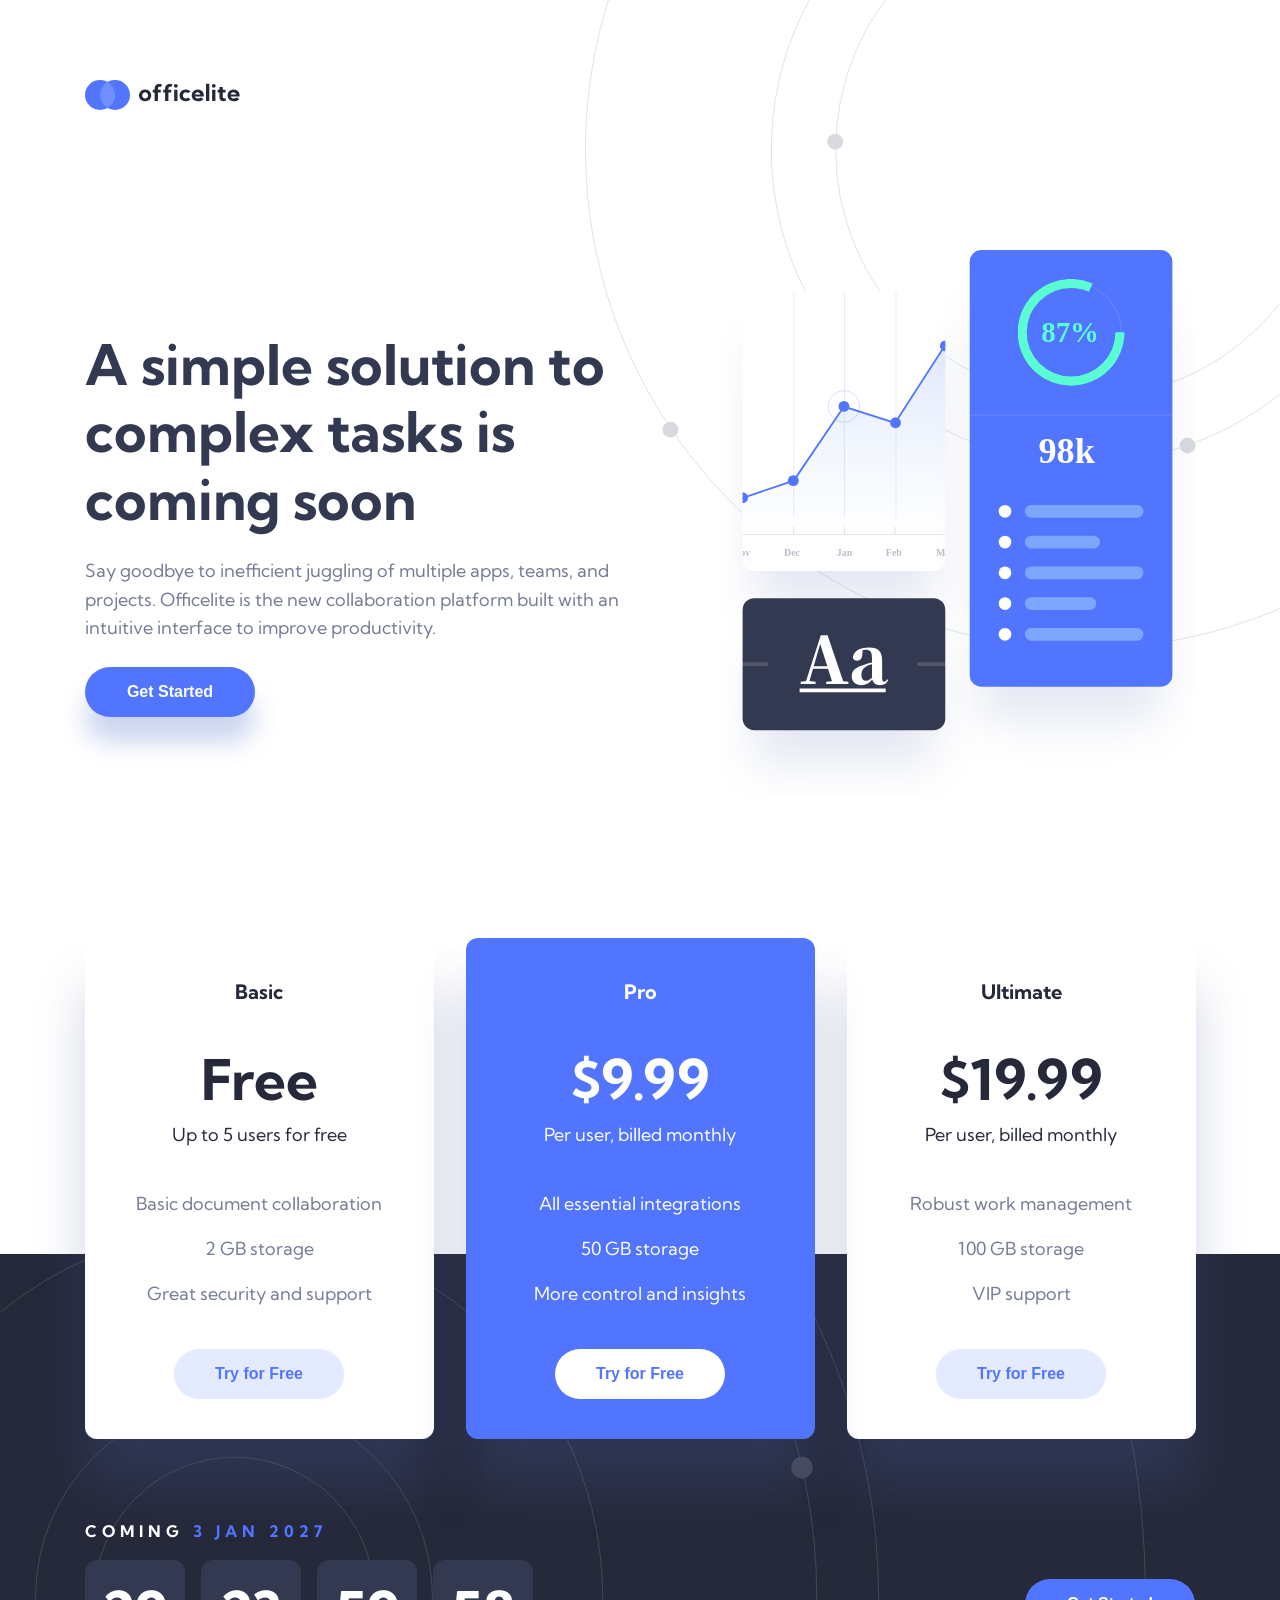
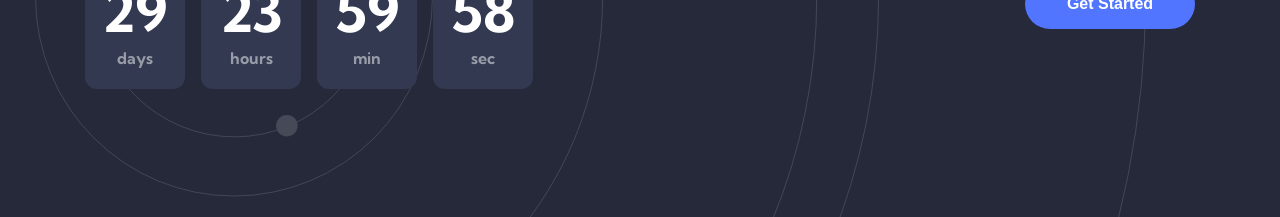
<file: index.html>
<!doctype html>
<html lang="en">
  <head>
    <meta charset="UTF-8" />
    <meta name="viewport" content="width=device-width, initial-scale=1.0" />

    <link
      rel="icon"
      type="image/png"
      sizes="32x32"
      href="./assets/favicon-32x32.png"
    />

    <link rel="preconnect" href="https://fonts.googleapis.com" />
    <link rel="preconnect" href="https://fonts.gstatic.com" crossorigin />
    <link
      href="https://fonts.googleapis.com/css2?family=Kumbh+Sans:wght,YOPQ@100..900,300&family=Red+Hat+Display:ital,wght@0,300..900;1,300..900&display=swap"
      rel="stylesheet"
    />

    <link rel="stylesheet" href="style.css" />

    <title>Frontend Mentor | Officelite coming soon site</title>
  </head>
  <body>
    <div class="container">
      <header>
        <nav>
          <img
            src="./assets/shared/logo.svg"
            alt="Officelite logo"
            class="logo-img"
          />
        </nav>

        <div class="header-content">
          <img
            src="./assets/home/illustration-charts.svg"
            alt="Charts"
            class="charts-img"
          />

          <div class="header-content-text">
            <h1 class="text-preset-1-tablet">
              A simple solution to complex tasks is coming soon
            </h1>
            <p class="text-preset-4">
              Say goodbye to inefficient juggling of multiple apps, teams, and
              projects. Officelite is the new collaboration platform built with
              an intuitive interface to improve productivity.
            </p>
            <button
              class="primary-button text-preset-5"
              onclick="window.location.href = 'sign-up.html'"
            >
              Get Started
            </button>
          </div>
        </div>
      </header>
      <div class="pricing-section">
        <main>
          <div class="plan-card white-plan-card">
            <div class="plan-card-pricing">
              <h4 class="text-preset-2">Basic</h4>
              <h2 class="text-preset-1">Free</h2>
              <h5 class="text-preset-4">Up to 5 users for free</h5>
            </div>
            <div class="plan-card-features">
              <p class="text-preset-4">Basic document collaboration</p>
              <p class="text-preset-4">2 GB storage</p>
              <p class="text-preset-4">Great security and support</p>
            </div>
            <button
              class="secondary-button text-preset-5"
              onclick="window.location.href = 'sign-up.html'"
            >
              Try for Free
            </button>
          </div>

          <div class="plan-card blue-plan-card">
            <div class="plan-card-pricing">
              <h4 class="text-preset-2">Pro</h4>
              <h2 class="text-preset-1">$9.99</h2>
              <h5 class="text-preset-4">Per user, billed monthly</h5>
            </div>
            <div class="plan-card-features">
              <p class="text-preset-4">All essential integrations</p>
              <p class="text-preset-4">50 GB storage</p>
              <p class="text-preset-4">More control and insights</p>
            </div>
            <button
              class="white-button text-preset-5"
              onclick="window.location.href = 'sign-up.html'"
            >
              Try for Free
            </button>
          </div>

          <div class="plan-card white-plan-card">
            <div class="plan-card-pricing">
              <h4 class="text-preset-2">Ultimate</h4>
              <h2 class="text-preset-1">$19.99</h2>
              <h5 class="text-preset-4">Per user, billed monthly</h5>
            </div>
            <div class="plan-card-features">
              <p class="text-preset-4">Robust work management</p>
              <p class="text-preset-4">100 GB storage</p>
              <p class="text-preset-4">VIP support</p>
            </div>
            <button
              class="secondary-button text-preset-5"
              onclick="window.location.href = 'sign-up.html'"
            >
              Try for Free
            </button>
          </div>
        </main>
        <footer>
          <h6 class="coming-date text-preset-6">
            Coming <span class="blue-text" id="target-date">4 Nov 2020</span>
          </h6>

          <div class="date-container">
            <div class="date-card">
              <p class="text-preset-1-tablet date-number" id="days">47</p>
              <p class="date-word text-preset-5">days</p>
            </div>
            <div class="date-card">
              <p class="date-number text-preset-1-tablet" id="hours">07</p>
              <p class="date-word text-preset-5">hours</p>
            </div>
            <div class="date-card">
              <p class="date-number text-preset-1-tablet" id="minutes">56</p>
              <p class="date-word text-preset-5">min</p>
            </div>
            <div class="date-card">
              <p class="date-number text-preset-1-tablet" id="seconds">14</p>
              <p class="date-word text-preset-5">sec</p>
            </div>
          </div>
          <button
            class="primary-button text-preset-5"
            onclick="window.location.href = 'sign-up.html'"
          >
            Get Started
          </button>
        </footer>
      </div>
    </div>

    <script src="script.js"></script>
  </body>
</html>
</file>
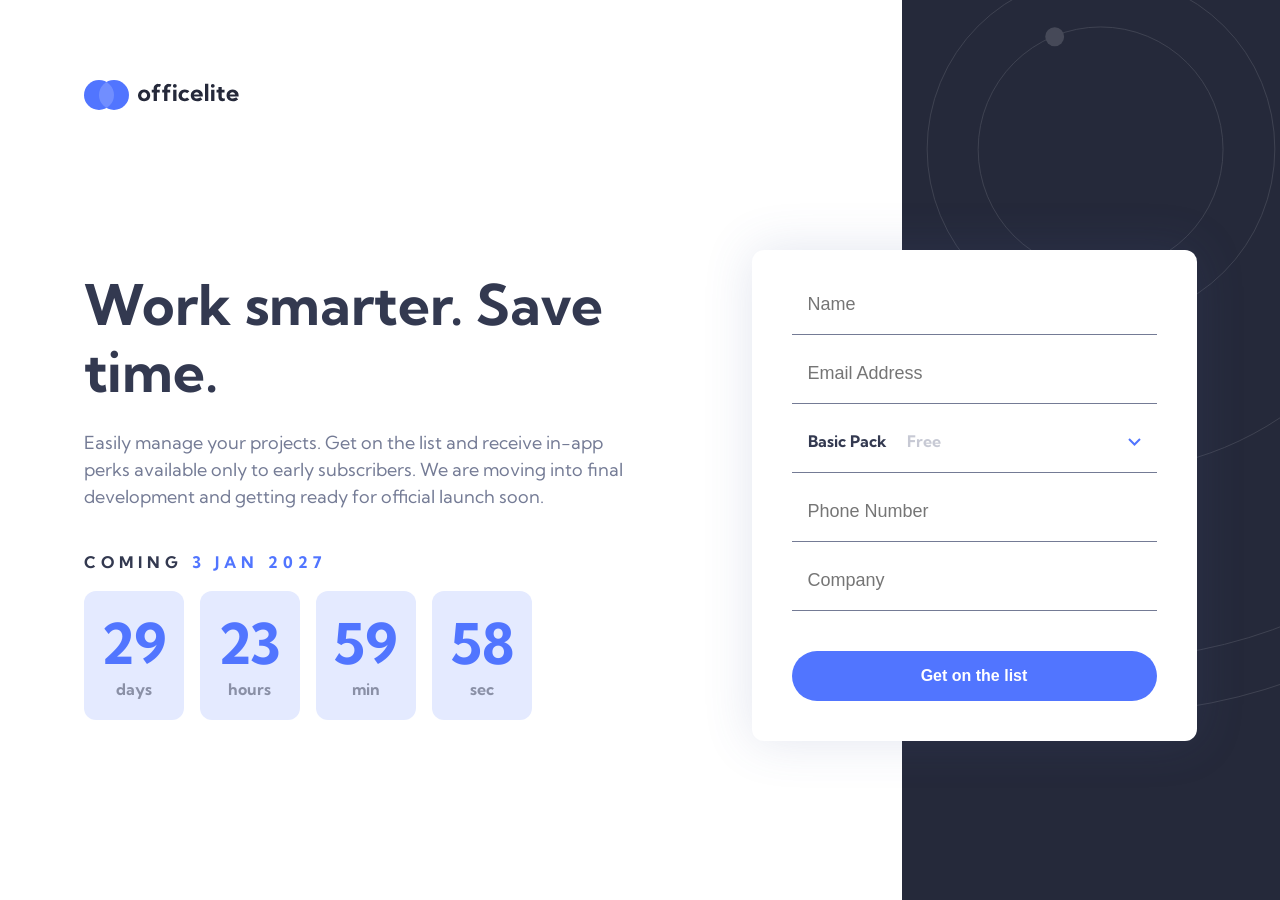
<file: sign-up.html>
<!doctype html>
<html lang="en">
  <head>
    <meta charset="UTF-8" />
    <meta name="viewport" content="width=device-width, initial-scale=1.0" />

    <link
      rel="icon"
      type="image/png"
      sizes="32x32"
      href="./assets/favicon-32x32.png"
    />

    <link rel="preconnect" href="https://fonts.googleapis.com" />
    <link rel="preconnect" href="https://fonts.gstatic.com" crossorigin />
    <link
      href="https://fonts.googleapis.com/css2?family=Kumbh+Sans:wght,YOPQ@100..900,300&family=Red+Hat+Display:ital,wght@0,300..900;1,300..900&display=swap"
      rel="stylesheet"
    />

    <link rel="stylesheet" href="style.css" />

    <title>Frontend Mentor | Officelite coming soon site</title>
  </head>
  <body>
    <div class="container-su">
      <nav>
        <img
          src="./assets/shared/logo.svg"
          alt="Officelite logo"
          class="logo-img"
        />
      </nav>

      <main class="main-su">
        <div class="header-content hc-su">
          <h1 class="text-preset-1-tablet">Work smarter. Save time.</h1>

          <p class="text-preset-3">
            Easily manage your projects. Get on the list and receive in-app
            perks available only to early subscribers. We are moving into final
            development and getting ready for official launch soon.
          </p>
        </div>

        <h6 class="coming-date-su text-preset-6">
          Coming <span class="blue-text" id="target-date">4 Nov 2020</span>
        </h6>

        <div class="date-container dc-white">
          <div class="date-card date-card-su">
            <p class="date-number text-preset-1-tablet" id="days">47</p>
            <p class="date-word text-preset-5">days</p>
          </div>
          <div class="date-card date-card-su">
            <p class="date-number text-preset-1-tablet" id="hours">07</p>
            <p class="date-word text-preset-5">hours</p>
          </div>
          <div class="date-card date-card-su">
            <p class="date-number text-preset-1-tablet" id="minutes">56</p>
            <p class="date-word text-preset-5">min</p>
          </div>
          <div class="date-card date-card-su">
            <p class="date-number text-preset-1-tablet" id="seconds">14</p>
            <p class="date-word text-preset-5">sec</p>
          </div>
        </div>
      </main>

      <section>
        <div class="form-container">
          <input
            type="text"
            name="fname"
            id="fname"
            class="fname fc-input text-preset-4"
            required
            placeholder="Name"
          />
          <input
            type="email"
            name="email"
            id="email"
            class="email fc-input text-preset-4"
            required
            placeholder="Email Address"
          />

          <div class="custom-select-wrapper">
            <input
              type="hidden"
              name="Plan picker"
              id="plan-picker"
              value="basic"
            />

            <div class="custom-select-trigger fc-input text-preset-5">
              <span class="selected-text">
                Basic Pack <span class="option-span">Free</span>
              </span>
              <img
                src="./assets/sign-up/icon-arrow-down.svg"
                alt="arrow"
                class="select-arrow"
              />
            </div>

            <ul class="custom-options">
              <li class="custom-option" data-value="basic">
                Basic Pack <span class="option-span">Free</span>
              </li>
              <li class="custom-option" data-value="pro">
                Pro Pack <span class="option-span">$9.99</span>
              </li>
              <li class="custom-option" data-value="ultimate">
                Ultimate Pack <span class="option-span">$19.99</span>
              </li>
            </ul>
          </div>

          <input
            type="tel"
            name="phonenumber"
            id="phonenumber"
            class="phonenumber fc-input text-preset-4"
            pattern="[0-9]{9}"
            required
            placeholder="Phone Number"
          />
          <input
            type="text"
            name="company"
            id="company"
            class="company fc-input text-preset-4"
            required
            placeholder="Company "
          />
          <button class="primary-button pb-su text-preset-5">
            Get on the list
          </button>
        </div>
      </section>
    </div>

    <script src="script.js"></script>
  </body>
</html>
</file>
<file: style.css>
:root {
  --neutral-900: #25293a;
  --neutral-800: #333950;
  --neutral-500: #747b95;
  --neutral-50: #fafafa;
  --neutral-0: #ffffff;
  --blue-500: #5175ff;
  --blue-300: #829cff;
  --blue-100: #e4eaff;
  --red-400: #f05b5b;
  --spacing-0: 0;
  --spacing-025: 2px;
  --spacing-050: 4px;
  --spacing-075: 6px;
  --spacing-100: 8px;
  --spacing-125: 10px;
  --spacing-150: 12px;
  --spacing-200: 16px;
  --spacing-250: 20px;
  --spacing-300: 24px;
  --spacing-400: 32px;
  --spacing-500: 40px;
  --spacing-600: 48px;
  --spacing-800: 64px;
  --spacing-1000: 80px;
  --spacing-1200: 96px;
  --spacing-1400: 112px;
  --spacing-1600: 128px;
  --spacing-1800: 140px;
  --radius-0: 0;
  --radius-4: 4px;
  --radius-6: 6px;
  --radius-8: 8px;
  --radius-10: 10px;
  --radius-12: 12px;
  --radius-16: 16px;
  --radius-20: 20px;
  --radius-24: 24px;
  --radius-full: 999px;
}

.text-preset-1 {
  font-size: 56px;
  line-height: 1.2;
  letter-spacing: 0;
  font-weight: 700;
}

.text-preset-1-tablet {
  font-size: 40px;
  line-height: 1.2;
  letter-spacing: 0;
  font-weight: 700;
}

.text-preset-2 {
  font-size: 20px;
  line-height: 1.4;
  letter-spacing: 0;
  font-weight: 700;
}

.text-preset-3 {
  font-size: 18px;
  line-height: 1.5;
  letter-spacing: 0;
  font-weight: 400;
}

.text-preset-4 {
  font-size: 16px;
  line-height: 1.6;
  letter-spacing: 0;
  font-weight: 400;
}

.text-preset-5 {
  font-size: 16px;
  line-height: 1.6;
  letter-spacing: 0;
  font-weight: 700;
}

.text-preset-6 {
  font-size: 16px;
  line-height: 1.6;
  letter-spacing: 5px;
  font-weight: 700;
  text-transform: uppercase;
}

button {
  cursor: pointer;
}

.primary-button {
  background-color: var(--blue-500);
  color: var(--neutral-0);
  border-radius: var(--radius-full);
  width: 170px;
  height: 50px;
  padding: var(--spacing-150) var(--spacing-500);
  border: none;
  box-shadow: 00px 25px 25px rgba(53, 91, 194, 0.25);
}

.primary-button:hover {
  background-color: var(--blue-300);
}

.primary-button:focus {
  outline: none;
  box-shadow:
    0 0 0 3px var(--neutral-0),
    0 0 0 6px var(--blue-500);
}

.secondary-button {
  background-color: var(--blue-100);
  color: var(--blue-500);
  border-radius: var(--radius-full);
  width: 170px;
  height: 50px;
  padding: var(--spacing-150) var(--spacing-500);
  border: none;
}

.secondary-button:hover {
  background-color: var(--blue-500);
  color: var(--neutral-0);
}

.secondary-button:focus {
  outline: none;
  background-color: var(--blue-500);
  color: var(--neutral-0);
}

.white-button {
  background-color: var(--neutral-0);
  color: var(--blue-500);
  border-radius: var(--radius-full);
  width: 170px;
  height: 50px;
  padding: var(--spacing-150) var(--spacing-500);
  border: none;
}

.white-button:hover {
  background-color: var(--blue-100);
}

.white-button:focus {
  outline: none;
  background-color: var(--blue-100);
}

* {
  box-sizing: border-box;
  margin: 0;
  padding: 0;
}

body {
  font-family: "Kumbh Sans", sans-serif;
  background-color: var(--neutral-0);
}

.container {
  display: flex;
  flex-direction: column;
  align-items: center;
  justify-content: center;
  text-align: center;
  width: 100%;
  overflow: hidden;
}

.logo-img {
  margin-top: var(--spacing-500);
  margin-bottom: var(--spacing-1000);
}

header {
  margin-bottom: var(--spacing-1000);
  position: relative;
  z-index: 1;
}

header::before {
  content: "";
  position: absolute;
  top: 0;
  left: 0;
  width: 100%;
  height: 100%;
  background-image: url(./assets/home/bg-pattern-header.svg);
  background-position: center -225px;
  background-repeat: no-repeat;
  background-size: 150%;
  filter: brightness(0.15);
  z-index: -1;
}

.charts-img {
  margin-bottom: var(--spacing-600);
  width: 200px;
}

.header-content {
  margin: var(--spacing-0) var(--spacing-200);
  display: flex;
  flex-direction: column;
  align-items: center;
}

.header-content-text {
  max-width: 343px;
}

.header-content-text h1 {
  color: var(--neutral-800);
  margin-bottom: var(--spacing-300);
}

.header-content-text p {
  color: var(--neutral-500);
  margin-bottom: var(--spacing-300);
}

.pricing-section {
  width: 100%;
  background: linear-gradient(
    to top,
    var(--neutral-900) 64%,
    var(--neutral-0) 64%
  );
  position: relative;
  z-index: 1;
}

.pricing-section::before {
  content: "";
  position: absolute;
  top: 0;
  left: 0;
  width: 100%;
  height: 100%;
  background-image: url(./assets/home/bg-pattern-footer.svg);
  background-position: center 775px;
  background-repeat: no-repeat;
  position: absolute;
  background-size: 325%;
  z-index: -1;
}

.pricing-section .primary-button {
  box-shadow: none;
}

.pricing-section .primary-button:focus {
  box-shadow: none;
  background-color: var(--blue-300);
}

main {
  width: 100%;
}

.plan-card {
  border-radius: var(--radius-12);
  padding: var(--spacing-500) var(--spacing-300);
  background-color: var(--neutral-0);
  box-shadow: 0px 50px 50px -25px rgba(75, 92, 154, 0.25);
  margin: var(--spacing-0) var(--spacing-200) var(--spacing-300);
}

.plan-card:last-child {
  margin-bottom: var(--spacing-1000);
}

.white-plan-card .plan-card-features {
  color: var(--neutral-500);
  margin: var(--spacing-600) 0;
  display: flex;
  flex-direction: column;
  gap: var(--spacing-200);
}

.blue-plan-card {
  background-color: var(--blue-500);
  box-shadow: 0px 50px 50px 0px rgba(75, 92, 154, 0.25);
}

.blue-plan-card .plan-card-pricing {
  color: var(--neutral-0);
}

.blue-plan-card .plan-card-features {
  color: var(--neutral-0);
  margin: var(--spacing-600) 0;
  display: flex;
  flex-direction: column;
  gap: var(--spacing-200);
}

.plan-card-pricing {
  color: var(--neutral-900);
}

.coming-date {
  color: var(--neutral-0);
}

.blue-text {
  color: var(--blue-500);
}

.date-container {
  display: flex;
  justify-content: center;
  margin: var(--spacing-250) var(--spacing-200) var(--spacing-600);
  gap: var(--spacing-200);
}

.date-card {
  border-radius: var(--radius-12);
  background-color: var(--neutral-800);
  width: 100%;
  height: 110px;
  width: 74px;
  display: flex;
  flex-direction: column;
  padding: var(--spacing-200) var(--spacing-150);
  justify-content: center;
  align-items: center;
  color: var(--neutral-0);
}

.date-word {
  opacity: 0.5;
}

footer {
  margin-bottom: var(--spacing-1400);
}

/* sign-up */

.container-su {
  text-align: center;
}

.main-su {
  display: flex;
  flex-direction: column;
  align-items: center;
  justify-content: center;
}

.hc-su {
  max-width: 343px;
}

.hc-su h1 {
  color: var(--neutral-800);
  margin-bottom: var(--spacing-300);
}

.hc-su p {
  color: var(--neutral-500);
}

.coming-date-su {
  color: var(--neutral-800);
  margin-top: var(--spacing-500);
}

.date-card-su {
  background-color: var(--blue-100);
  color: var(--blue-500);
}

.dc-white {
  margin-bottom: var(--spacing-1000);
}

.date-card-su .date-word {
  color: var(--neutral-800);
}

section {
  width: 100%;
  height: 100%;
  position: relative;
  z-index: 1;
  background: linear-gradient(
    to top,
    var(--neutral-900) 56%,
    var(--neutral-0) 56%
  );
  padding-bottom: var(--spacing-1000);
}

section::before {
  content: "";
  position: absolute;
  top: 0;
  left: 0;
  width: 100%;
  height: 100%;
  background-image: url(./assets/home/bg-pattern-footer.svg);
  background-position: center -50px;
  background-repeat: no-repeat;
  background-size: contain;
  position: absolute;
  background-size: 300%;
  z-index: -1;
}

.form-container {
  display: flex;
  flex-direction: column;
  background-color: var(--neutral-0);
  margin: var(--spacing-0) var(--spacing-300) 0;
  padding: var(--spacing-500) var(--spacing-250);
  border-radius: var(--radius-12);
  gap: var(--spacing-300);
  box-shadow: 0px 50px 50px 0px rgba(75, 92, 154, 0.16);
}

.fc-input {
  height: 45px;
  padding: var(--spacing-0) var(--spacing-500) var(--spacing-200)
    var(--spacing-200);
  color: var(--neutral-800);
  border: none;
  border-bottom: var(--neutral-500) 1px solid;
  outline: none;
  cursor: pointer;
  transition: border-bottom-color 0.3s ease;
}

.fc-input.valid {
  background-image: url("./assets/sign-up/icon-check.svg");
  background-repeat: no-repeat;
  background-position: right 16px center;
}

.fc-input.invalid {
  background-image: url("./assets/sign-up/icon-cross.svg");
  background-repeat: no-repeat;
  background-position: right 16px center;
  border-bottom-color: var(--red-400);
}

.fc-input:hover {
  border-bottom: var(--blue-500) 1px solid;
}

.fc-input:focus {
  outline: 2px solid var(--blue-500);
  border-bottom: var(--neutral-500) 1px solid;
  outline-offset: 2px;
}

.plan-picker {
  padding-left: var(--spacing-100);
}

.option-span {
  color: var(--neutral-500);
  opacity: 0.4;
  margin-left: var(--spacing-200);
}

.pb-su {
  width: 100%;
  margin-top: var(--spacing-500);
  box-shadow: none;
}

/* rozwijane menu  */

.custom-select-wrapper {
  position: relative;
  width: 100%;
  cursor: pointer;
  user-select: none;
}

.custom-select-trigger {
  display: flex;
  justify-content: space-between;
  align-items: center;
  padding-right: var(--spacing-200);
}

.select-arrow {
  transition: transform 0.3s ease;
}

.custom-select-wrapper.open .select-arrow {
  transform: rotate(180deg);
}

.custom-options {
  position: absolute;
  top: 100%;
  left: 0;
  width: 100%;
  background-color: var(--blue-100);
  border-radius: var(--radius-8);
  box-shadow: 0px 10px 20px rgba(0, 0, 0, 0.1);
  list-style: none;
  margin-top: var(--spacing-100);
  padding: 0;
  z-index: 10;

  opacity: 0;
  visibility: hidden;
  transform: translateY(-10px);
  transition: all 0.3s ease;
}

.custom-select-wrapper.open .custom-options {
  opacity: 1;
  visibility: visible;
  transform: translateY(0);
}

.custom-option {
  padding: var(--spacing-200) var(--spacing-300);
  color: var(--neutral-800);
  transition:
    background-color 0.2s,
    color 0.2s;
  border-bottom: 1px solid rgba(0, 0, 0, 0.05);
}

.custom-option:last-child {
  border-bottom: none;
}

.custom-option:hover {
  color: var(--blue-500);
}

@media (min-width: 768px) {
  nav {
    display: flex;
    margin-left: var(--spacing-500);
    margin-top: var(--spacing-1000);
    margin-bottom: var(--spacing-1400);
  }

  .logo-img {
    padding: 0;
    margin: 0;
  }

  header {
    width: 100%;
    margin-bottom: var(--spacing-1400);
  }

  header::before {
    content: "";
    position: absolute;
    top: 0;
    left: 50%;
    width: 100%;
    height: 100%;
    background-image: url(./assets/home/bg-pattern-header.svg);
    background-position: center -225px;
    background-repeat: no-repeat;
    background-size: 100%;
    filter: brightness(0.15);
    z-index: -1;
  }

  .pricing-section::before {
    content: "";
    position: absolute;
    top: 0;
    left: 0;
    width: 100%;
    height: 100%;
    background-image: url(./assets/home/bg-pattern-footer.svg);
    background-position: center 575px;
    background-repeat: no-repeat;
    position: absolute;
    background-size: 175%;
    z-index: -1;
  }

  .header-content {
    display: flex;
    flex-direction: row;
    justify-content: space-between;
    align-items: center;
    width: 100%;
    padding: 0 var(--spacing-500);
    margin: 0;
  }

  .header-content-text {
    max-width: 343px;
    text-align: left;
    order: -1;
  }

  .charts-img {
    order: 1;
    width: 280px;
    margin: 0;
    margin-top: var(--spacing-400);
  }

  .plan-card {
    display: grid;
    grid-template-columns: 1fr 1fr;
    grid-template-rows: auto 1fr;
    text-align: left;
    margin: var(--spacing-250) var(--spacing-500);
    padding: var(--spacing-600);
    box-shadow: 0px 50px 50px 0px rgba(75, 92, 154, 0.25);
  }

  .blue-plan-card {
    position: relative;
    z-index: 1;
  }

  .blue-plan-card::before {
    content: "";
    position: absolute;
    width: 100%;
    height: 100%;
    background-image: url(./assets/home/bg-pattern-pricing.svg);
    background-position: -325px center;
    background-repeat: no-repeat;
    z-index: -1;
  }

  .plan-card:last-child {
    margin-bottom: var(--spacing-1200);
  }

  .plan-card-pricing {
    grid-column: 1/2;
    display: flex;
    flex-direction: column;
    gap: var(--spacing-200);
    margin-bottom: var(--spacing-300);
  }

  .plan-card-features {
    grid-column: 2/3;
    grid-row: 1/-1;
  }

  .plan-card button {
    grid-column: 1/2;
  }

  .date-card {
    width: 100px;
    height: 129px;
  }

  .date-number {
    font-size: 56px;
  }

  /* sign-up  */

  .container-su {
    display: flex;
    flex-direction: column;
  }

  .container-su nav {
    margin-top: var(--spacing-800);
    margin-bottom: var(--spacing-1000);
  }

  .main-su {
    display: flex;
    flex-direction: column;
    justify-content: center;
    align-items: center;
  }

  .hc-su {
    display: flex;
    flex-direction: column;
    align-items: center;
    justify-content: center;
    width: 100%;
    max-width: none;
  }

  .hc-su h1 {
    width: 540px;
  }

  .hc-su p {
    width: 540px;
  }

  .form-container {
    padding: var(--spacing-500);
    width: 445px;
    margin-bottom: var(--spacing-1600);
  }

  section {
    display: flex;
    justify-content: center;
    background: linear-gradient(
      to top,
      var(--neutral-900) 80%,
      var(--neutral-0) 80%
    );
    padding-bottom: var(--spacing-0);
  }

  section::before {
    background-position: center -400px;
    background-size: 225%;
  }
}

@media (min-width: 1280px) {
  .text-preset-1-tablet {
    font-size: 56px;
  }

  .text-preset-4 {
    font-size: 18px;
  }

  header {
    width: 1110px;
    margin-bottom: var(--spacing-1800);
    max-width: 100%;
  }

  header::before {
    top: 0;
    left: 40%;
    width: 100%;
    height: 100%;
    background-position: center -350px;
    background-size: 90%;
    filter: brightness(1);
    z-index: -1;
  }

  nav {
    margin-left: 0;
    margin-bottom: var(--spacing-1800);
  }

  .header-content {
    padding: 0;
    width: 100%;
    max-width: none;
    flex-direction: row;
    justify-content: space-between;
  }

  .header-content-text {
    width: 540px;
    max-width: none;
    text-align: left;
  }

  .charts-img {
    width: 475px;
    margin: 0;
  }

  .pricing-section {
    display: flex;
    flex-direction: column;
    align-items: center;
  }

  main {
    display: flex;
    flex-direction: row;
    justify-content: center;
    gap: var(--spacing-400);
    margin-bottom: var(--spacing-1000);
  }

  .plan-card {
    width: 349px;
    display: flex;
    flex-direction: column;
    text-align: center;
    align-items: center;
    margin: 0;
    padding: 0;

    button {
      margin-bottom: var(--spacing-500);
    }
  }

  .plan-card:last-child {
    margin-bottom: 0;
  }

  .blue-plan-card::before {
    display: none;
  }

  .plan-card-pricing {
    margin-bottom: 0;
    gap: 0;

    h4 {
      margin: var(--spacing-500) var(--spacing-0);
    }

    h2 {
      margin-bottom: var(--spacing-100);
    }
  }

  .white-plan-card .plan-card-features {
    margin: var(--spacing-500) var(--spacing-0);
  }

  .blue-plan-card .plan-card-features {
    margin: var(--spacing-500) var(--spacing-0);
  }

  footer {
    width: 1110px;
    display: grid;
    text-align: left;
    grid-template-columns: max-content 1fr;
    grid-template-rows: auto auto;
    align-items: center;
    margin-bottom: var(--spacing-1600);
  }

  footer .coming-date {
    grid-column: 1/2;
    grid-row: 1/2;
    margin-bottom: var(--spacing-200);
  }

  footer .date-container {
    grid-column: 1/2;
    grid-row: 2/3;
    gap: var(--spacing-200);
  }

  footer button {
    grid-column: 2/3;
    grid-row: 1/-1;
    align-self: center;
    justify-self: end;
  }

  .date-container {
    justify-content: left;
    margin: 0;
  }

  .pricing-section::before {
    top: 0;
    left: -53%;
    width: 150%;
    height: 150%;
    background-image: url(./assets/home/bg-pattern-footer.svg);
    background-position: left center;
    background-repeat: no-repeat;
    position: absolute;
    background-size: 95%;
    z-index: -1;
  }

  /* sign-up */

  .container-su {
    display: grid;
    grid-template-columns: auto max-content;
    grid-template-rows: auto auto 1fr;
    text-align: left;
    justify-content: center;
    align-items: center;
    height: 100dvh;
    position: relative;
    z-index: 1;
    overflow-x: hidden;
  }

  .container-su::before {
    content: "";
    position: absolute;
    grid-column: 2;
    grid-row: 1 / -1;
    top: 0;
    bottom: 0;
    left: 150px;
    right: -100dvh;
    background-color: var(--neutral-900);
    z-index: -1;
    background-image: url(./assets/sign-up/bg-pattern-side.svg);
    background-repeat: no-repeat;
    background-position: -600px -650px;
    background-size: 125%;
  }

  .container-su nav {
    margin-top: var(--spacing-1000);
    margin-bottom: var(--spacing-1800);
  }

  .main-su {
    grid-column: 1/2;
    gap: 0;
    align-items: flex-start;
    margin-bottom: 0;
    width: 540px;
    margin-right: var(--spacing-1600);
  }

  .hc-su {
    flex-direction: column;
  }

  .coming-date-su {
    margin-bottom: var(--spacing-200);
  }

  section {
    grid-column: 2/3;
    background: none;
  }

  section::before {
    display: none;
  }

  .form-container {
    box-shadow: 0px 0px 50px 0px rgba(75, 92, 154, 0.16);
    margin: 0;
  }

  .pb-su {
    margin-top: var(--spacing-200);
  }

  /* TODO: right side image */
}
</file>
